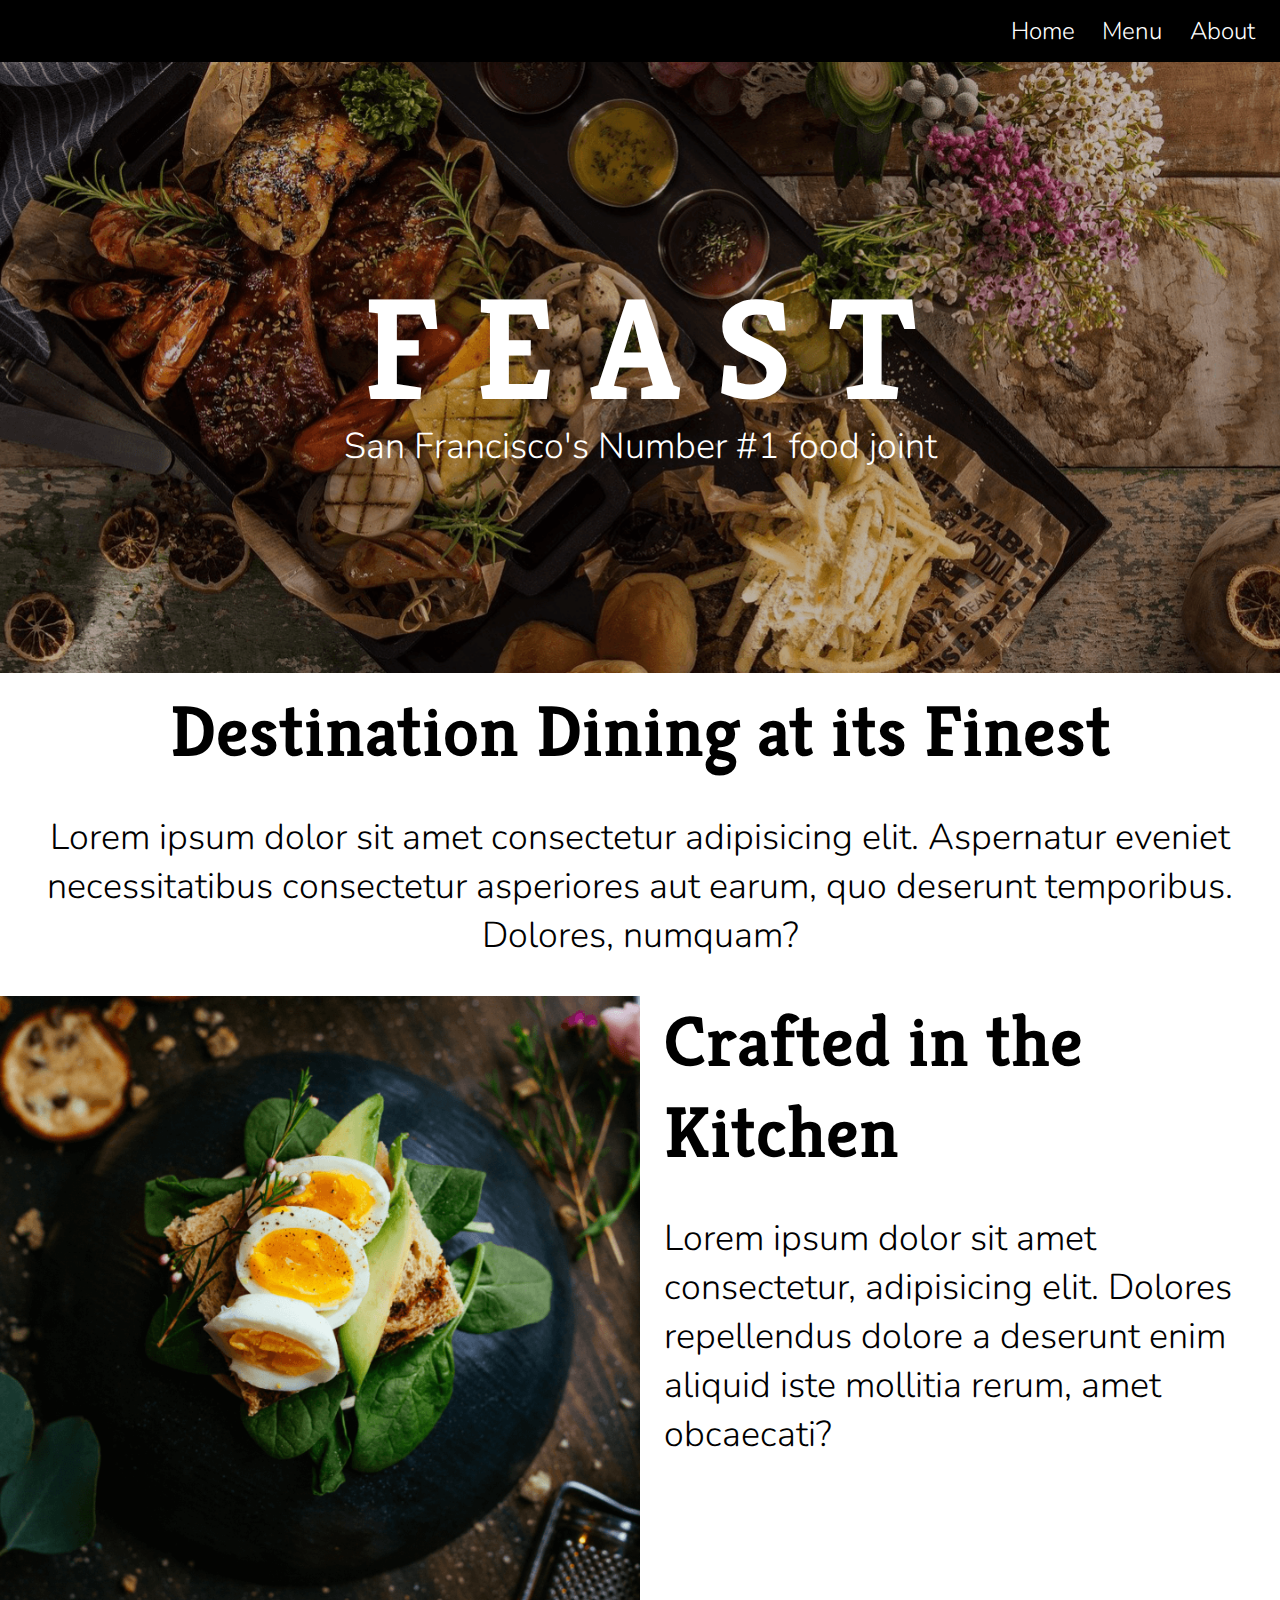
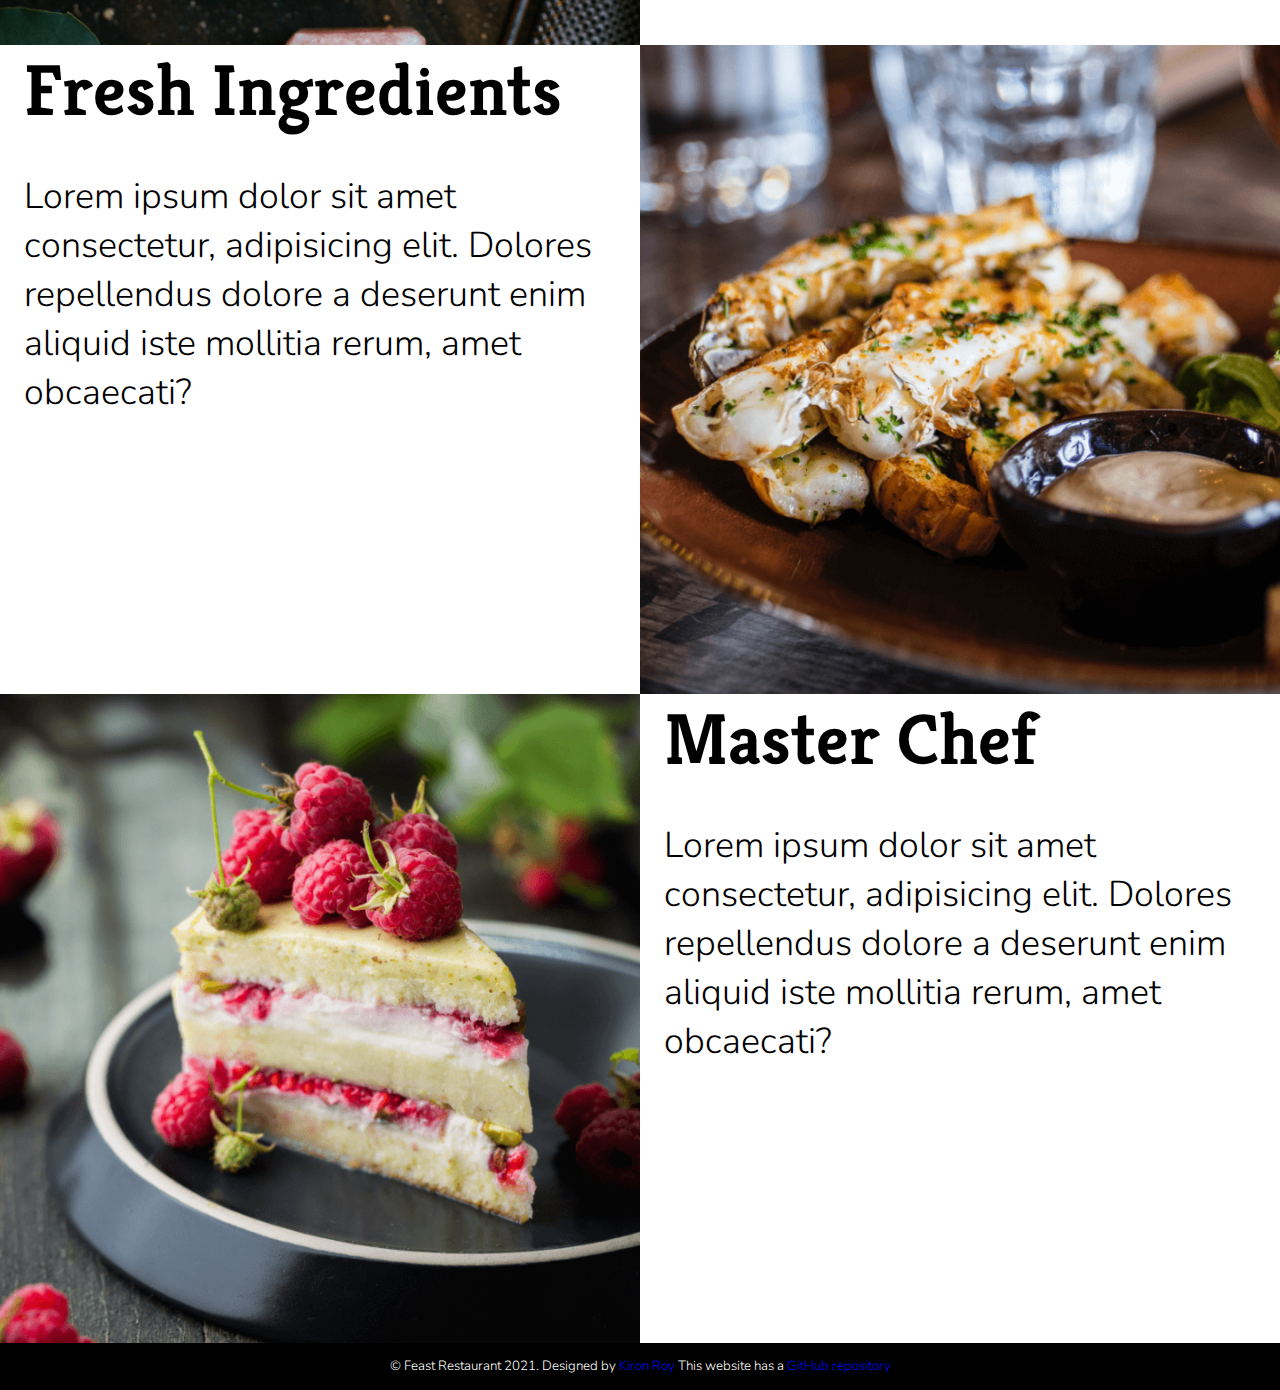
<file: index.html>
<!DOCTYPE html>
<html lang="en">
<head>
    <meta charset="UTF-8">
    <meta http-equiv="X-UA-Compatible" content="IE=edge">
    <title>Feast</title>
    <link rel="icon" href="favicon.ico">
    <link rel="stylesheet" href="css/site.css">
</head>
<body>
    <header>
        <nav>
            <a href="index.html">Home</a>
            <a href="menu.html">Menu</a>
            <a href="about.html">About</a>
        </nav>
    </header>
    <main>
        <div class="hero">
            <img src="images/Hero Image.png" alt=""aria-hidden="true">
            <div class="hero-text">
                <h1>Feast</h1>
                <p>San Francisco's Number #1 food joint</p>
            </div>
        </div>
        <div class="main-info">
            <h2>Destination Dining at its Finest</h2>
            <p>
                Lorem ipsum dolor sit amet consectetur adipisicing elit. 
                Aspernatur eveniet necessitatibus consectetur asperiores 
                aut earum, quo deserunt temporibus. Dolores, numquam?
            </p>
        </div>
        <div class="highlights">
            <img src="images/Crafted in the Kitchen.png" alt="A plate of spinach with toast, 
            avocado, spinach, and eggs present as art." class="left">
            <div class="highlights-text">
                <h2>Crafted in the Kitchen</h2>
                <p>
                    Lorem ipsum dolor sit amet consectetur, 
                    adipisicing elit. Dolores repellendus dolore a 
                    deserunt enim aliquid iste mollitia rerum, amet obcaecati?
                </p>
            </div>
        </div>
        <div class="highlights">
            <img src="images/Fresh Ingredients.png" alt="A plate of beautifully-spiced
            seafood, greens, and a dipping sauce."
            class="right">
            <div class="highlights-text">
                <h2>Fresh Ingredients</h2>
                <p>
                    Lorem ipsum dolor sit amet consectetur, 
                    adipisicing elit. Dolores repellendus dolore a 
                    deserunt enim aliquid iste mollitia rerum, amet obcaecati?
                </p>
            </div>
        </div>
        <div class="highlights">
            <img src="images/Master Chef.png" alt="A slice of raspberry layer cake 
            with fresh raspberries on top." class="left">
            <div class="highlights-text">
                <h2>Master Chef</h2>
                <p>
                    Lorem ipsum dolor sit amet consectetur, 
                    adipisicing elit. Dolores repellendus dolore a 
                    deserunt enim aliquid iste mollitia rerum, amet obcaecati?
                </p>
            </div>
        </div>
    </main>
    <footer>
        &copy; Feast Restaurant 2021. 
        Designed by <a href="https://kironroy.github.io/">Kiron Roy</a>
        This website has a <a href="https://github.com/kironroy/restaurant">
        GitHub repository</a>
    </footer>
</body>
</html>
</file>
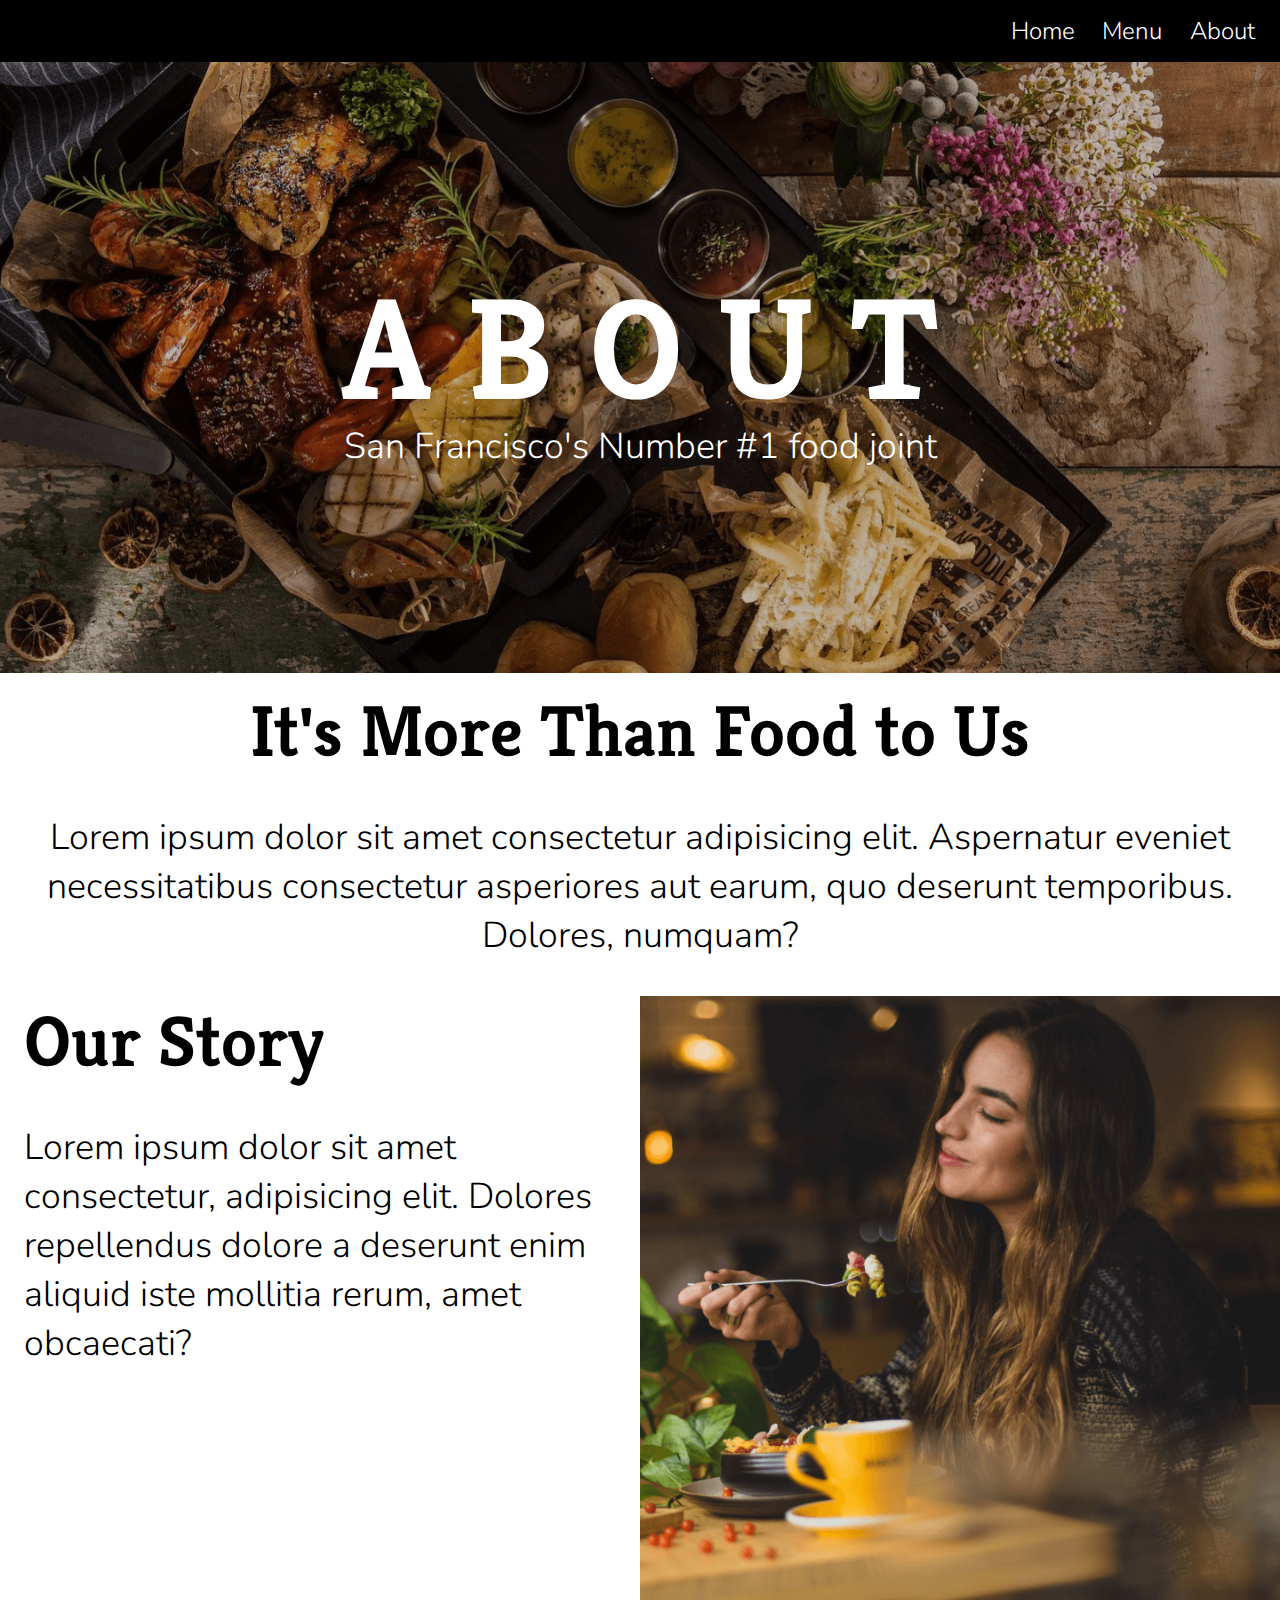
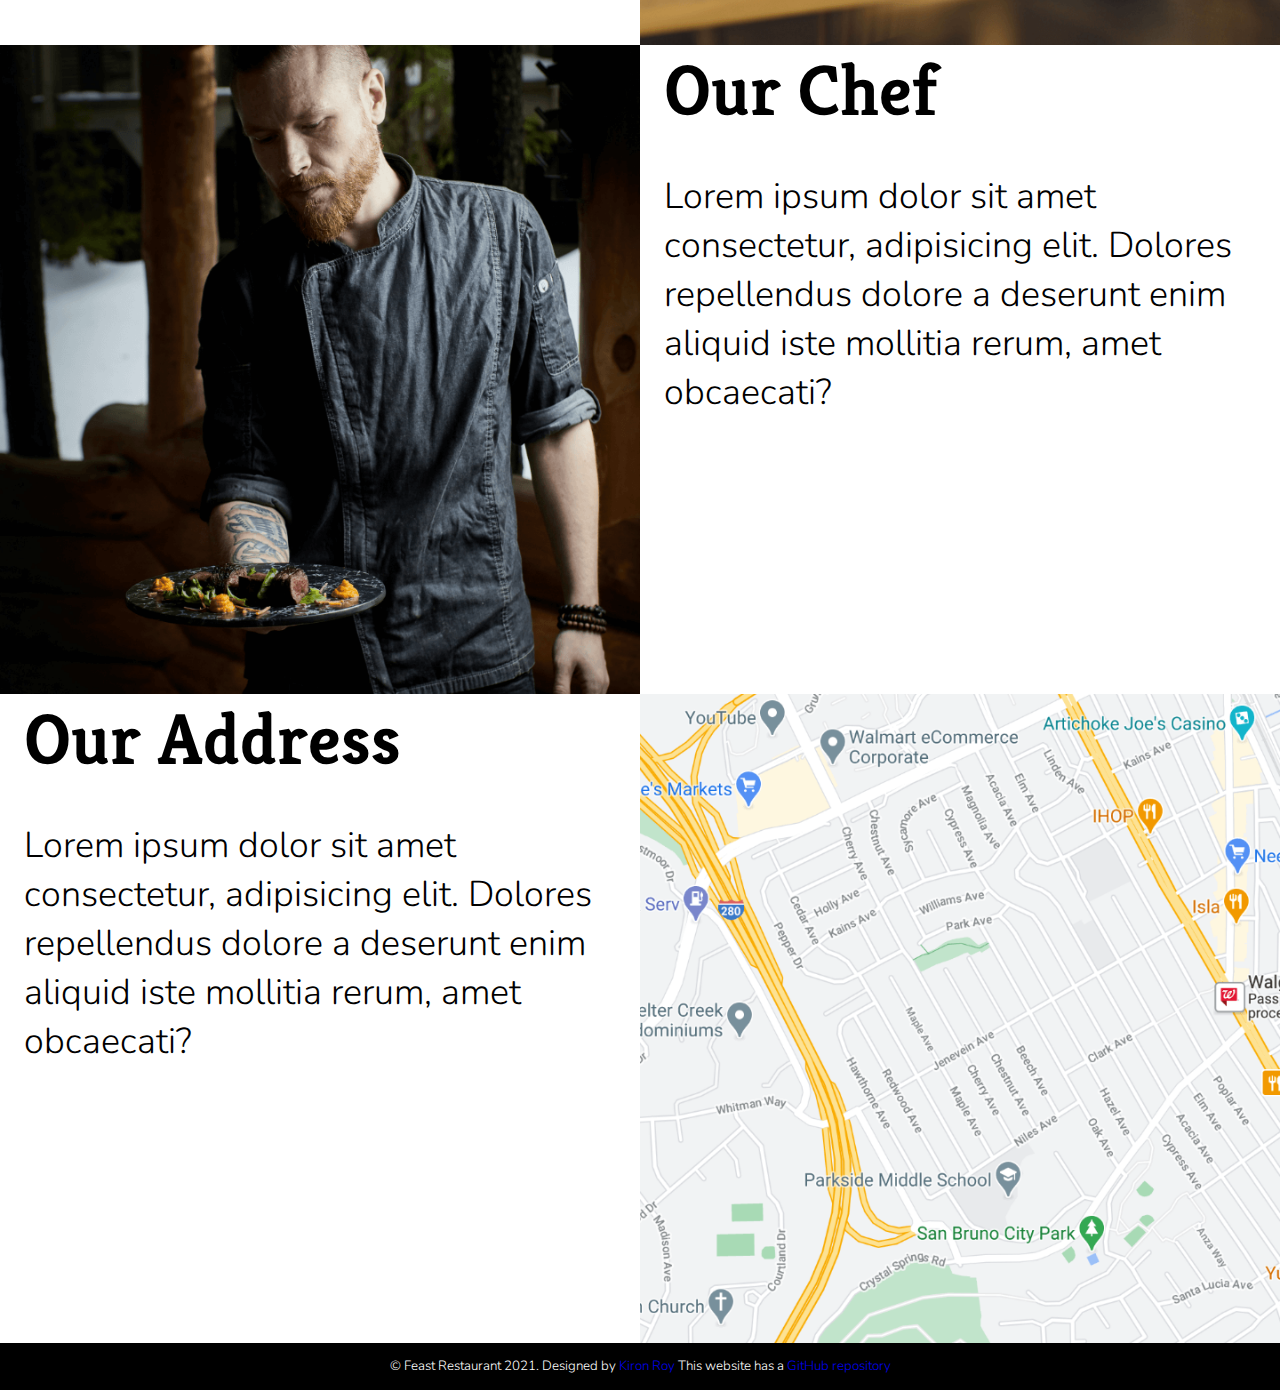
<file: about.html>
<!DOCTYPE html>
<html lang="en">
<head>
    <meta charset="UTF-8">
    <meta http-equiv="X-UA-Compatible" content="IE=edge">
    <title>Feast: About</title>
    <link rel="icon" href="favicon.ico">
    <link rel="stylesheet" href="css/site.css">
</head>
<body>
    <header>
        <nav>
            <a href="index.html">Home</a>
            <a href="menu.html">Menu</a>
            <a href="about.html">About</a>
        </nav>
    </header>
    <main>
        <div class="hero">
            <img src="images/Hero Image.png" alt=""aria-hidden="true">
            <div class="hero-text">
                <h1>About</h1>
                <p>San Francisco's Number #1 food joint</p>
            </div>
        </div>
        <div class="about-info">
            <h2>It's More Than Food to Us</h2>
            <p>
                Lorem ipsum dolor sit amet consectetur adipisicing elit. 
                Aspernatur eveniet necessitatibus consectetur asperiores 
                aut earum, quo deserunt temporibus. Dolores, numquam?
            </p>
        </div>
        <div class="highlights">
            <img src="images/Our Story.png" alt="Woman enjoying pasta" class="right">
            <div class="highlights-text">
                <h2>Our Story</h2>
                <p>
                    Lorem ipsum dolor sit amet consectetur, 
                    adipisicing elit. Dolores repellendus dolore a 
                    deserunt enim aliquid iste mollitia rerum, amet obcaecati?
                </p>
            </div>
        </div>
        <div class="highlights">
            <img src="images/Our Chef.png" alt="A chef preparing a great meal."
            class="left">
            <div class="highlights-text">
                <h2>Our Chef</h2>
                <p>
                    Lorem ipsum dolor sit amet consectetur, 
                    adipisicing elit. Dolores repellendus dolore a 
                    deserunt enim aliquid iste mollitia rerum, amet obcaecati?
                </p>
            </div>
        </div>
        <div class="highlights">
            <img src="images/Our Address.png" alt="A map to show our location." class="right">
            <div class="highlights-text">
                <h2>Our Address</h2>
                <p>
                    Lorem ipsum dolor sit amet consectetur, 
                    adipisicing elit. Dolores repellendus dolore a 
                    deserunt enim aliquid iste mollitia rerum, amet obcaecati?
                </p>
            </div>
        </div>
    </main>
    <footer>
        &copy; Feast Restaurant 2021. 
        Designed by <a href="https://kironroy.github.io/">Kiron Roy</a>
        This website has a <a href="https://github.com/kironroy/restaurant">
        GitHub repository</a>
    </footer>
</body>
</html>
</file>
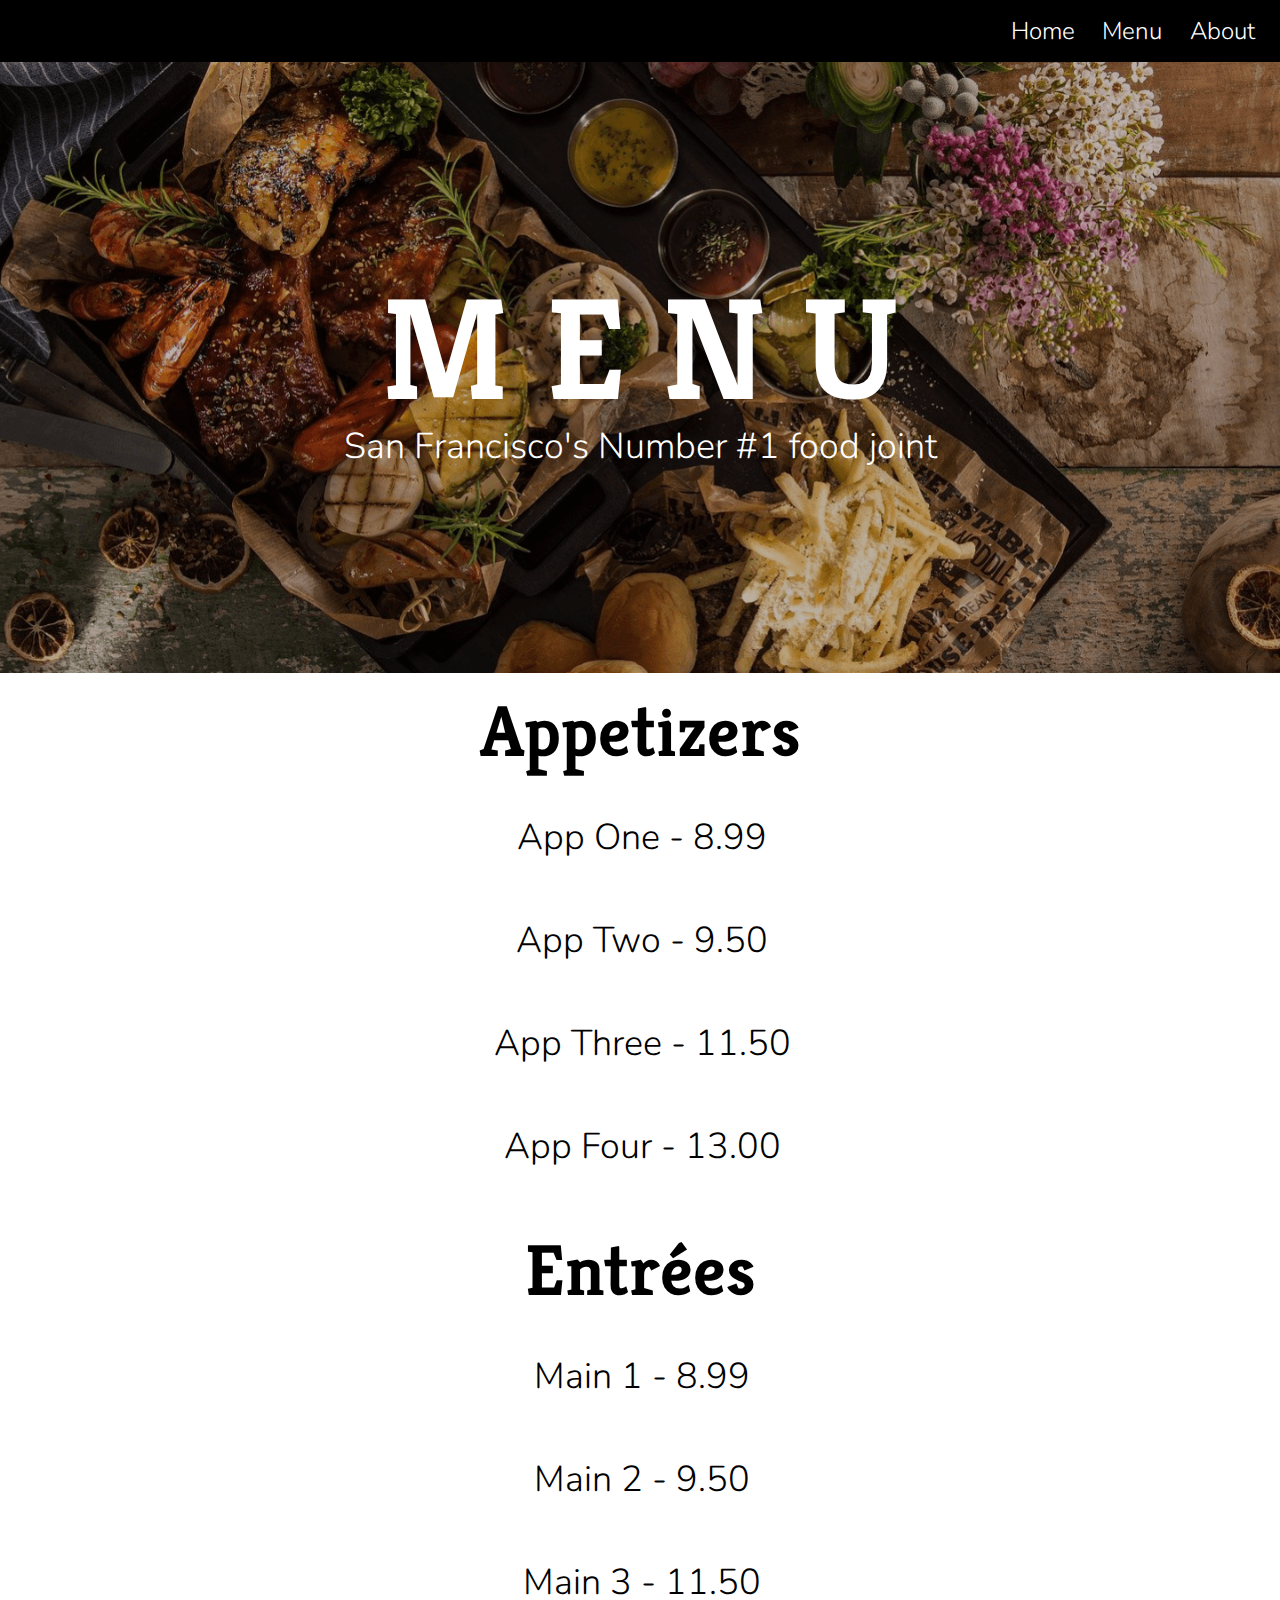
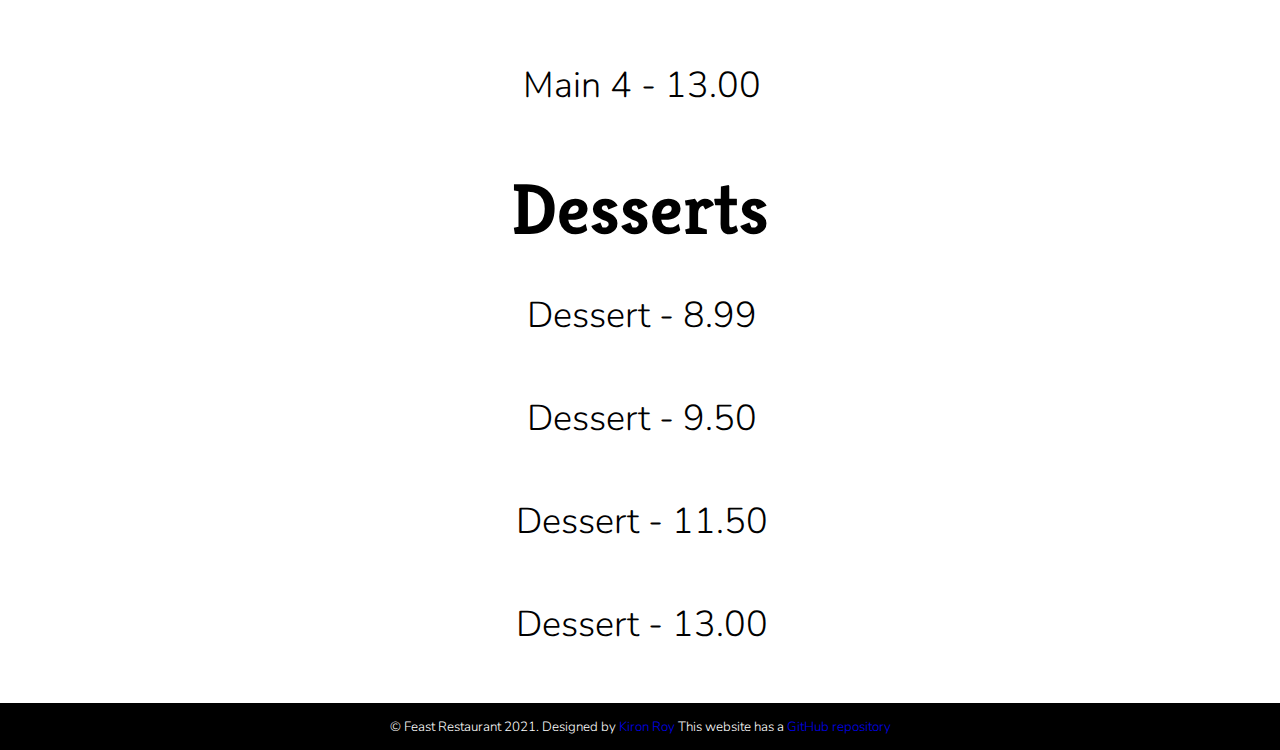
<file: menu.html>
<!DOCTYPE html>
<html lang="en">
<head>
    <meta charset="UTF-8">
    <meta http-equiv="X-UA-Compatible" content="IE=edge">
    <title>Feast: Menu</title>
    <link rel="icon" href="favicon.ico">
    <link rel="stylesheet" href="css/site.css">
</head>
<body>
    <header>
        <nav>
            <a href="index.html">Home</a>
            <a href="menu.html">Menu</a>
            <a href="about.html">About</a>
        </nav>
    </header>
    <main>
        <div class="hero">
            <img src="images/Hero Image.png" alt=""aria-hidden="true">
            <div class="hero-text">
                <h1>Menu</h1>
                <p>San Francisco's Number #1 food joint</p>
            </div>
        </div>
        <div class="food-menu">
             <h2>Appetizers</h2>
             <ul class="food-items">
                 <li>App One - 8.99</li>
                 <li>App Two - 9.50</li>
                 <li>App Three - 11.50</li>
                 <li>App Four - 13.00</li>
             </ul>
        </div>
        <div class="food-menu">
            <h2>Entr&eacute;es</h2> 
            <ul class="food-items">
                <li>Main  1 - 8.99</li>
                <li>Main  2 - 9.50</li>
                <li>Main  3 - 11.50</li>
                <li>Main  4 - 13.00</li>
            </ul>
       </div>
       <div class="food-menu">
            <h2>Desserts</h2>
            <ul class="food-items">
                <li>Dessert - 8.99</li>
                <li>Dessert - 9.50</li>
                <li>Dessert - 11.50</li>
                <li>Dessert - 13.00</li>
            </ul>
      </div>
        
    </main>
    <footer>
        &copy; Feast Restaurant 2021. 
        Designed by <a href="https://kironroy.github.io/">Kiron Roy</a>
        This website has a <a href="https://github.com/kironroy/restaurant">
        GitHub repository</a>
    </footer>
</body>
</html>
</file>
<file: css/site.css>
@import url('https://fonts.googleapis.com/css2?family=Kreon:wght@700&family=Nunito:ital,wght@0,300;1,300&display=swap');

html {
    font-family: 'Nunito', sans-serif;
    font-weight: 300;
    font-size: 36px;
}

body {
    max-width: 1440px;
    margin:auto;
}

h1,h2,h3,h4,h5,h6 {
    font-family: 'Kreon', serif;
    font-weight: 700px;
}

h1 {
    font-size: 4rem;
    text-transform: uppercase;
    letter-spacing: 1rem;
    margin: 0;
    line-height: 4rem;
    text-indent: 1rem;
}

h2 {
    font-size: 2rem;
    margin: 0;
}

header {
    background-color: #000;
    font-size: .67rem;
    text-align:right;
    text-transform: capitalize;
    padding: .4rem;
}

header a {
    color: #fff;
    text-decoration: none;
    padding: .3rem;
}

footer {
    color: #fff;
    background-color: #000;
    font-size: .37rem;
    text-align: center;
    padding: .4rem;
 
}

footer a {
    text-decoration: none;
}

.hero {
    text-align: center;
    color: #fff;
    position: relative;
}

.hero img {
    max-width: 100%;
}

.hero-text {
    position: absolute;
    top: 50%;
    left: 50%;
    transform: translate(-50%, -50%);
}

.hero-text p {
    margin: 0;
}

.main-info {
    text-align: center;
}

.about-info {
    text-align: center;
}

.highlights {
    display: flow-root;
}

.highlights .left {
    width: 50%;
    float: left;
}

.highlights .right {
    width: 50%;
    float: right;
}

.highlights-text {
    display: inline-block;
    width: 50%;
}

.highlights-text h2, .highlights-text p {
    padding-left: .67rem;
    padding-right: .67rem;
}

.food-menu {
    text-align: center;
}

.food-items{
    list-style: none;
}

.food-items li {
    text-indent: -1rem;
    margin-bottom: 1.5rem;
}
</file>
